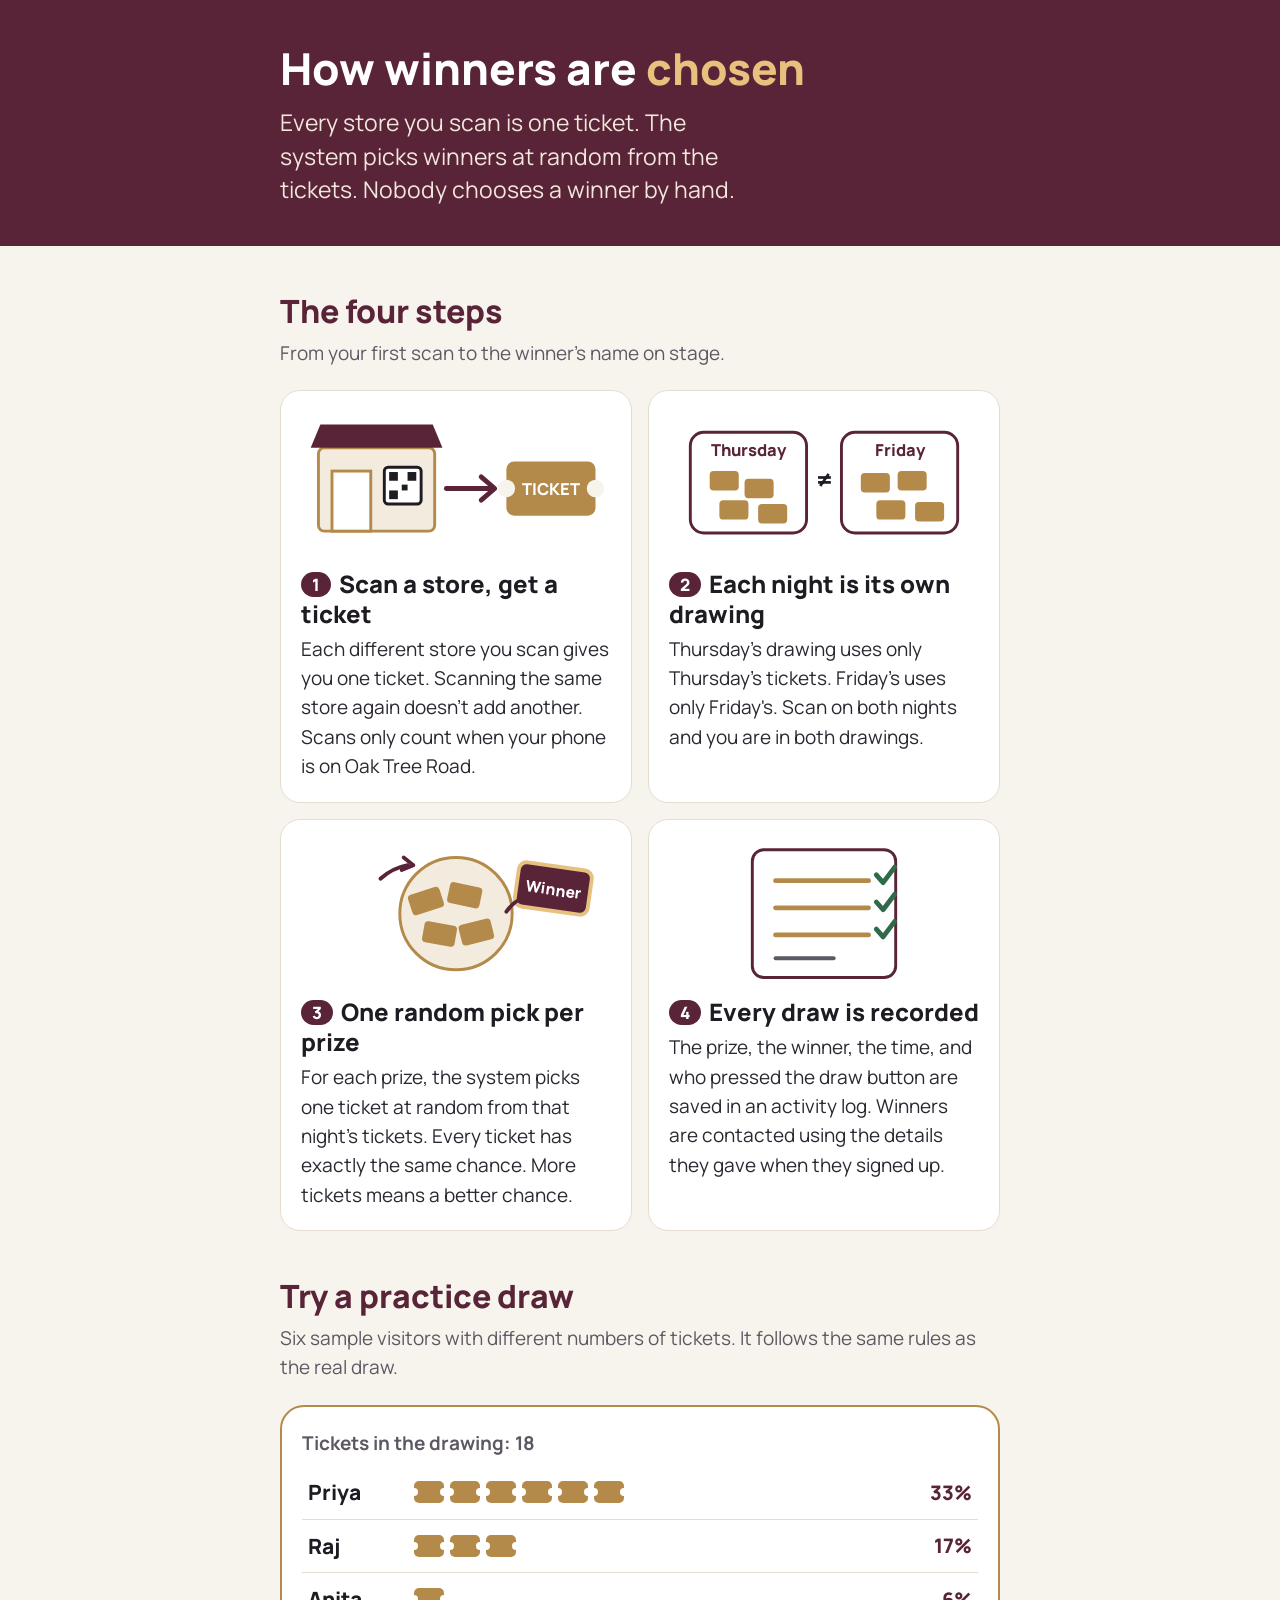
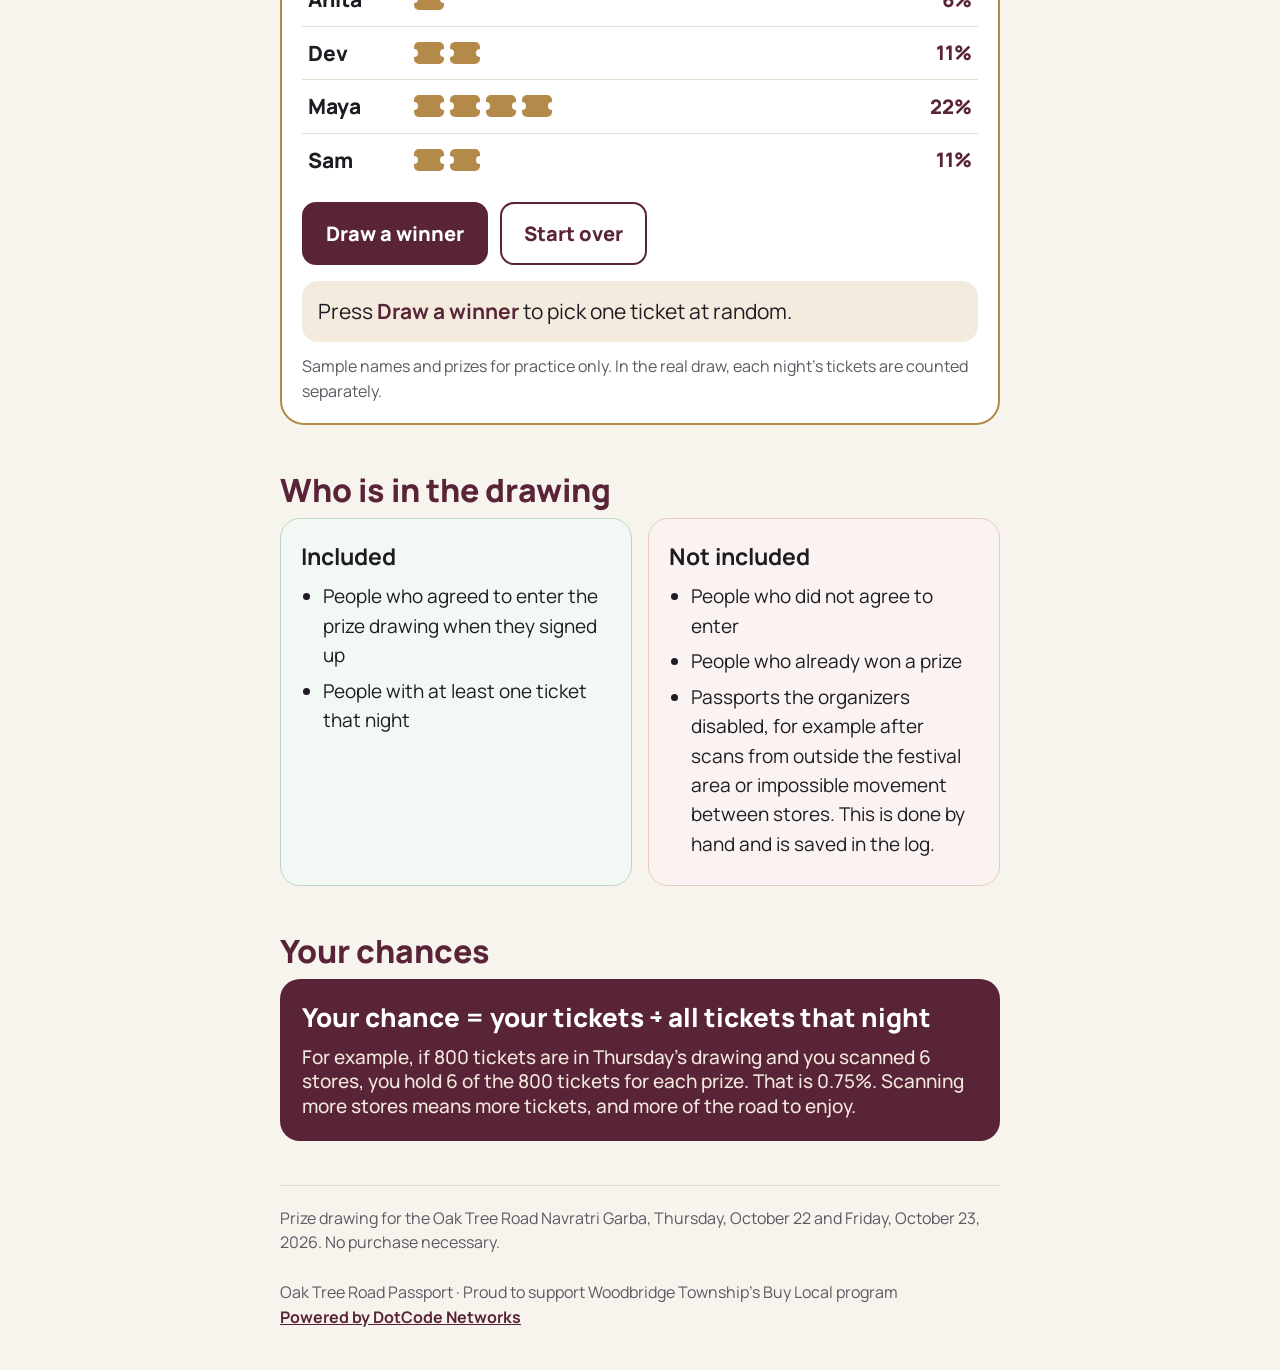
<file: how-winners-are-chosen.html>
<!DOCTYPE html>
<html lang="en">
<head>
<meta charset="utf-8">
<meta name="viewport" content="width=device-width, initial-scale=1, viewport-fit=cover">
<title>How winners are chosen | Oak Tree Road Passport</title>
<meta name="description" content="Every store you scan is one ticket. Winners are picked at random by the system, one prize at a time, separately each night.">
<link rel="preconnect" href="https://fonts.googleapis.com">
<link href="https://fonts.googleapis.com/css2?family=Manrope:wght@500;700;800&display=swap" rel="stylesheet">
<style>
:root{
--ink:#1E1B22; --plum:#5A2438; --gold:#B48A4A; --ivory:#F7F4EE; --paper:#FFFFFF;
--muted:#5E5863; --line:#E4DDD0; --ok:#2F6B4A; --soft:#F3EBDD;
--font:"Manrope",system-ui,-apple-system,"Segoe UI",Roboto,Arial,sans-serif;
}
*{box-sizing:border-box}
html{-webkit-text-size-adjust:100%}
body{margin:0;background:var(--ivory);color:var(--ink);font-family:var(--font);font-size:19px;line-height:1.55;
padding-top:env(safe-area-inset-top,0px);padding-bottom:calc(40px + env(safe-area-inset-bottom,0px))}
.wrap{max-width:760px;margin:0 auto;padding:0 20px}
header.hero{background:var(--plum);color:#fff;padding:44px 0 40px}
header.hero h1{font-size:44px;line-height:1.1;font-weight:800;margin:0 0 14px}
header.hero p{font-size:23px;line-height:1.45;margin:0;max-width:34ch;color:#F1E7DC}
.gold{color:#E6C27E}
h2{font-size:32px;line-height:1.2;font-weight:800;margin:46px 0 8px;color:var(--plum)}
.sub{margin:0 0 22px;color:var(--muted)}
.steps{display:grid;grid-template-columns:1fr;gap:16px}
@media (min-width:700px){.steps{grid-template-columns:1fr 1fr}}
.step{background:var(--paper);border:1px solid var(--line);border-radius:20px;padding:20px}
.step svg{display:block;width:100%;height:auto;max-height:150px;margin-bottom:12px}
.step h3{font-size:24px;line-height:1.25;margin:0 0 6px;font-weight:800}
.step .n{display:inline-block;background:var(--plum);color:#fff;border-radius:999px;font-weight:800;font-size:17px;padding:2px 11px;margin-right:8px;vertical-align:2px}
.step p{margin:0;color:#2B2630}
/* practice draw */
.demo{background:var(--paper);border:2px solid var(--gold);border-radius:24px;padding:20px}
.row{display:grid;grid-template-columns:96px 1fr 84px;align-items:center;gap:10px;padding:10px 6px;border-bottom:1px solid var(--line)}
.row:last-child{border-bottom:0}
.row .who{font-weight:800;font-size:21px}
.chips{display:flex;flex-wrap:wrap;gap:6px}
.chip{width:30px;height:22px;border-radius:5px;background:var(--gold);position:relative}
.chip::before,.chip::after{content:"";position:absolute;top:50%;width:8px;height:8px;border-radius:50%;background:var(--paper);transform:translateY(-50%)}
.chip::before{left:-4px}.chip::after{right:-4px}
.chip.hot{background:var(--plum);outline:3px solid var(--gold);transform:scale(1.18)}
.chip.out{background:#D9D2C4}
.pct{font-weight:800;text-align:right;color:var(--plum);font-size:20px}
.row.won .pct{color:var(--ok);font-size:16px;line-height:1.2}
.row.won .who{color:var(--muted)}
.bar{display:flex;gap:12px;flex-wrap:wrap;margin-top:16px;align-items:center}
button{font:inherit;font-weight:800;font-size:20px;border-radius:14px;padding:14px 22px;min-height:56px;cursor:pointer;border:2px solid var(--plum)}
button.go{background:var(--plum);color:#fff}
button.ghost{background:var(--paper);color:var(--plum)}
button:disabled{opacity:.5;cursor:default}
button:focus-visible,a:focus-visible{outline:3px solid var(--gold);outline-offset:3px}
.result{margin-top:16px;border-radius:16px;background:var(--soft);padding:14px 16px;font-size:21px;min-height:58px}
.result b{color:var(--plum)}
.note{font-size:16px;color:var(--muted);margin:12px 0 0}
.totals{font-weight:700;color:var(--muted);margin:2px 0 8px}
/* rules */
.two{display:grid;grid-template-columns:1fr;gap:16px}
@media (min-width:700px){.two{grid-template-columns:1fr 1fr}}
.box{border-radius:20px;padding:20px;border:1px solid var(--line);background:var(--paper)}
.box.yes{border-color:#BBD6C6;background:#F2F8F4}
.box.no{border-color:#E7C9C2;background:#FBF3F1}
.box h3{margin:0 0 8px;font-size:23px}
.box ul{margin:0;padding-left:22px}
.box li{margin:6px 0}
.formula{background:var(--plum);color:#fff;border-radius:20px;padding:22px;font-size:26px;line-height:1.3;font-weight:800}
.formula small{display:block;font-size:19px;font-weight:500;color:#F1E7DC;margin-top:10px}
footer{margin-top:44px;padding-top:20px;border-top:1px solid var(--line);color:var(--muted);font-size:16px}
footer a{color:var(--plum);font-weight:700}
@media print{
body{font-size:13.5px;line-height:1.4;padding-bottom:0}
header.hero{padding:22px 0 18px}
header.hero h1{font-size:30px;margin-bottom:8px}
header.hero p{font-size:16px}
h2{font-size:22px;margin:18px 0 4px}
.sub{margin-bottom:10px;font-size:13px}
.steps{grid-template-columns:1fr 1fr;gap:10px}
.step{padding:12px}
.step svg{max-height:78px;margin-bottom:6px}
.step h3{font-size:16px}
.row{grid-template-columns:70px 1fr 60px;padding:4px}
.row .who{font-size:15px}
.chip{width:22px;height:16px}
.pct{font-size:14px}
.demo{padding:12px}
.result{font-size:14px;min-height:0;padding:8px 10px;margin-top:8px}
.bar,.note.nonprint{display:none}
.two{grid-template-columns:1fr 1fr;gap:10px}
.box{padding:12px}.box h3{font-size:16px}
.formula{font-size:18px;padding:14px}
.formula small{font-size:13px}
footer{margin-top:18px;font-size:12px;padding-top:10px}
.result{display:none}
h2,.sub{break-after:avoid}
.step,.box,.demo,.formula{break-inside:avoid}
}
@media (prefers-reduced-motion:no-preference){ .chip{transition:transform .12s, background .12s} }
</style>
</head>
<body>
<header class="hero">
<div class="wrap">
<h1>How winners are <span class="gold">chosen</span></h1>
<p>Every store you scan is one ticket. The system picks winners at random from the tickets. Nobody chooses a winner by hand.</p>
</div>
</header>
<main class="wrap">
<h2>The four steps</h2>
<p class="sub">From your first scan to the winner's name on stage.</p>
<div class="steps">
<section class="step">
<svg viewBox="0 0 320 150" role="img" aria-label="A store with a QR poster and a ticket coming out of it">
<rect x="18" y="38" width="120" height="86" rx="6" fill="#F3EBDD" stroke="#B48A4A" stroke-width="3"/>
<path d="M10 38 h136 l-10 -24 h-116 z" fill="#5A2438"/>
<rect x="32" y="62" width="40" height="62" fill="#fff" stroke="#B48A4A" stroke-width="3"/>
<rect x="86" y="58" width="38" height="38" rx="4" fill="#fff" stroke="#1E1B22" stroke-width="3"/>
<g fill="#1E1B22"><rect x="91" y="63" width="9" height="9"/><rect x="110" y="63" width="9" height="9"/><rect x="91" y="82" width="9" height="9"/><rect x="104" y="76" width="6" height="6"/></g>
<path d="M150 80 h46" stroke="#5A2438" stroke-width="5" stroke-linecap="round"/><path d="M186 68 l14 12 l-14 12" fill="none" stroke="#5A2438" stroke-width="5" stroke-linecap="round" stroke-linejoin="round"/>
<g transform="translate(212 52)"><rect width="92" height="56" rx="8" fill="#B48A4A"/><circle cx="0" cy="28" r="9" fill="#F7F4EE"/><circle cx="92" cy="28" r="9" fill="#F7F4EE"/>
<text x="46" y="35" text-anchor="middle" font-family="Manrope,Arial,sans-serif" font-weight="800" font-size="17" fill="#fff">TICKET</text></g>
</svg>
<h3><span class="n">1</span>Scan a store, get a ticket</h3>
<p>Each different store you scan gives you one ticket. Scanning the same store again doesn't add another. Scans only count when your phone is on Oak Tree Road.</p>
</section>
<section class="step">
<svg viewBox="0 0 320 150" role="img" aria-label="Two separate ticket jars, one for Thursday and one for Friday">
<g font-family="Manrope,Arial,sans-serif" font-weight="800" font-size="17" text-anchor="middle">
<rect x="22" y="22" width="120" height="104" rx="14" fill="#fff" stroke="#5A2438" stroke-width="3"/><text x="82" y="46" fill="#5A2438">Thursday</text>
<rect x="178" y="22" width="120" height="104" rx="14" fill="#fff" stroke="#5A2438" stroke-width="3"/><text x="238" y="46" fill="#5A2438">Friday</text>
</g>
<g fill="#B48A4A"><rect x="42" y="62" width="30" height="20" rx="4"/><rect x="78" y="70" width="30" height="20" rx="4"/><rect x="52" y="92" width="30" height="20" rx="4"/><rect x="92" y="96" width="30" height="20" rx="4"/>
<rect x="198" y="64" width="30" height="20" rx="4"/><rect x="236" y="62" width="30" height="20" rx="4"/><rect x="214" y="92" width="30" height="20" rx="4"/><rect x="254" y="94" width="30" height="20" rx="4"/></g>
<path d="M150 74 v0" stroke="#1E1B22"/><text x="160" y="80" text-anchor="middle" font-family="Manrope,Arial,sans-serif" font-weight="800" font-size="26" fill="#1E1B22">≠</text>
</svg>
<h3><span class="n">2</span>Each night is its own drawing</h3>
<p>Thursday's drawing uses only Thursday's tickets. Friday's uses only Friday's. Scan on both nights and you are in both drawings.</p>
</section>
<section class="step">
<svg viewBox="0 0 320 150" role="img" aria-label="Tickets being shuffled, with one ticket picked at random">
<circle cx="160" cy="76" r="58" fill="#F3EBDD" stroke="#B48A4A" stroke-width="3"/>
<g fill="#B48A4A"><rect x="112" y="52" width="34" height="22" rx="4" transform="rotate(-18 129 63)"/><rect x="152" y="46" width="34" height="22" rx="4" transform="rotate(12 169 57)"/><rect x="126" y="86" width="34" height="22" rx="4" transform="rotate(10 143 97)"/><rect x="164" y="84" width="34" height="22" rx="4" transform="rotate(-14 181 95)"/></g>
<g transform="translate(226 22) rotate(8)"><rect width="76" height="46" rx="8" fill="#5A2438" stroke="#E6C27E" stroke-width="4"/><text x="38" y="30" text-anchor="middle" font-family="Manrope,Arial,sans-serif" font-weight="800" font-size="16" fill="#fff">Winner</text></g>
<path d="M212 74 q10 -14 24 -16" fill="none" stroke="#5A2438" stroke-width="4" stroke-linecap="round"/>
<path d="M82 40 a58 58 0 0 1 28 -14" fill="none" stroke="#5A2438" stroke-width="4" stroke-linecap="round"/><path d="M106 18 l10 8 l-12 5" fill="none" stroke="#5A2438" stroke-width="4" stroke-linecap="round" stroke-linejoin="round"/>
</svg>
<h3><span class="n">3</span>One random pick per prize</h3>
<p>For each prize, the system picks one ticket at random from that night's tickets. Every ticket has exactly the same chance. More tickets means a better chance.</p>
</section>
<section class="step">
<svg viewBox="0 0 320 150" role="img" aria-label="A log sheet with checkmarks recording each draw">
<rect x="86" y="10" width="148" height="132" rx="12" fill="#fff" stroke="#5A2438" stroke-width="3"/>
<g stroke="#B48A4A" stroke-width="5" stroke-linecap="round"><path d="M110 42 h96"/><path d="M110 70 h96"/><path d="M110 98 h96"/></g>
<g fill="none" stroke="#2F6B4A" stroke-width="5" stroke-linecap="round" stroke-linejoin="round"><path d="M214 36 l7 8 l12 -16"/><path d="M214 64 l7 8 l12 -16"/><path d="M214 92 l7 8 l12 -16"/></g>
<path d="M110 122 h60" stroke="#5E5863" stroke-width="4" stroke-linecap="round"/>
</svg>
<h3><span class="n">4</span>Every draw is recorded</h3>
<p>The prize, the winner, the time, and who pressed the draw button are saved in an activity log. Winners are contacted using the details they gave when they signed up.</p>
</section>
</div>
<h2>Try a practice draw</h2>
<p class="sub">Six sample visitors with different numbers of tickets. It follows the same rules as the real draw.</p>
<section class="demo" aria-label="Practice draw">
<div class="totals" id="totals"></div>
<div id="rows"></div>
<div class="bar">
<button class="go" id="go" type="button">Draw a winner</button>
<button class="ghost" id="reset" type="button">Start over</button>
</div>
<div class="result" id="result" role="status" aria-live="polite">Press <b>Draw a winner</b> to pick one ticket at random.</div>
<p class="note nonprint">Sample names and prizes for practice only. In the real draw, each night's tickets are counted separately.</p>
</section>
<h2>Who is in the drawing</h2>
<div class="two">
<div class="box yes">
<h3>Included</h3>
<ul>
<li>People who agreed to enter the prize drawing when they signed up</li>
<li>People with at least one ticket that night</li>
</ul>
</div>
<div class="box no">
<h3>Not included</h3>
<ul>
<li>People who did not agree to enter</li>
<li>People who already won a prize</li>
<li>Passports the organizers disabled, for example after scans from outside the festival area or impossible movement between stores. This is done by hand and is saved in the log.</li>
</ul>
</div>
</div>
<h2>Your chances</h2>
<div class="formula">Your chance = your tickets ÷ all tickets that night
<small>For example, if 800 tickets are in Thursday's drawing and you scanned 6 stores, you hold 6 of the 800 tickets for each prize. That is 0.75%. Scanning more stores means more tickets, and more of the road to enjoy.</small>
</div>
<footer>
Prize drawing for the Oak Tree Road Navratri Garba, Thursday, October 22 and Friday, October 23, 2026. No purchase necessary.<br><br>
Oak Tree Road Passport · Proud to support Woodbridge Township's Buy Local program<br>
<a href="https://dotcodenetworks.com" style="white-space:nowrap">Powered by DotCode Networks</a>
</footer>
</main>
<script>
(function(){
var V=[{n:'Priya',t:6},{n:'Raj',t:3},{n:'Anita',t:1},{n:'Dev',t:2},{n:'Maya',t:4},{n:'Sam',t:2}];
var won=[], busy=false;
var rows=document.getElementById('rows'), totals=document.getElementById('totals'),
go=document.getElementById('go'), reset=document.getElementById('reset'), result=document.getElementById('result');
var reduce=window.matchMedia&&window.matchMedia('(prefers-reduced-motion: reduce)').matches;
function poolTotal(){var s=0;V.forEach(function(v,i){if(won.indexOf(i)<0)s+=v.t;});return s;}
function render(hot){
rows.textContent='';
var total=poolTotal();
totals.textContent=total?('Tickets in the drawing: '+total):'All six sample visitors have won a prize.';
V.forEach(function(v,i){
var isWon=won.indexOf(i)>=0, row=document.createElement('div'); row.className='row'+(isWon?' won':'');
var who=document.createElement('div'); who.className='who'; who.textContent=v.n;
var chips=document.createElement('div'); chips.className='chips';
for(var k=0;k<v.t;k++){var c=document.createElement('span'); c.className='chip'+(isWon?' out':''); c.setAttribute('data-p',i); c.setAttribute('data-k',k); if(hot&&hot.p===i&&hot.k===k)c.className+=' hot'; chips.appendChild(c);}
var pct=document.createElement('div'); pct.className='pct';
pct.textContent=isWon?('Won prize '+(won.indexOf(i)+1)):(total?Math.round(100*v.t/total)+'%':'');
row.appendChild(who);row.appendChild(chips);row.appendChild(pct);rows.appendChild(row);
});
go.disabled=busy||!poolTotal(); reset.disabled=busy;
}
function tickets(){var a=[];V.forEach(function(v,i){if(won.indexOf(i)<0)for(var k=0;k<v.t;k++)a.push({p:i,k:k});});return a;}
function randInt(n){ if(window.crypto&&crypto.getRandomValues){var b=new Uint32Array(1);crypto.getRandomValues(b);return b[0]%n;} return Math.floor(Math.random()*n); }
function finish(pick,total){
var v=V[pick.p]; won.push(pick.p); busy=false;
result.innerHTML='<b>Prize '+won.length+': '+v.n+' wins.</b> '+v.n+' held '+v.t+' of '+total+' tickets ('+Math.round(100*v.t/total)+'% chance). '+(poolTotal()?'Press the button again for the next prize. '+v.n+' is now out of the drawing.':'That was the last sample visitor.');
render({p:pick.p,k:pick.k});
}
go.addEventListener('click',function(){
if(busy||!poolTotal())return; busy=true; var pool=tickets(), total=pool.length, pick=pool[randInt(total)];
result.textContent='Picking one ticket at random...'; render();
if(reduce){finish(pick,total);return;}
var steps=18, i=0;
(function tick(){
var h=(i<steps)?pool[randInt(total)]:pick; render(h); i++;
if(i<=steps) setTimeout(tick,45+i*i*0.5); else finish(pick,total);
})();
});
reset.addEventListener('click',function(){ if(busy)return; won=[]; result.innerHTML='Press <b>Draw a winner</b> to pick one ticket at random.'; render(); });
render();
})();
</script>
</body>
</html>
</file>
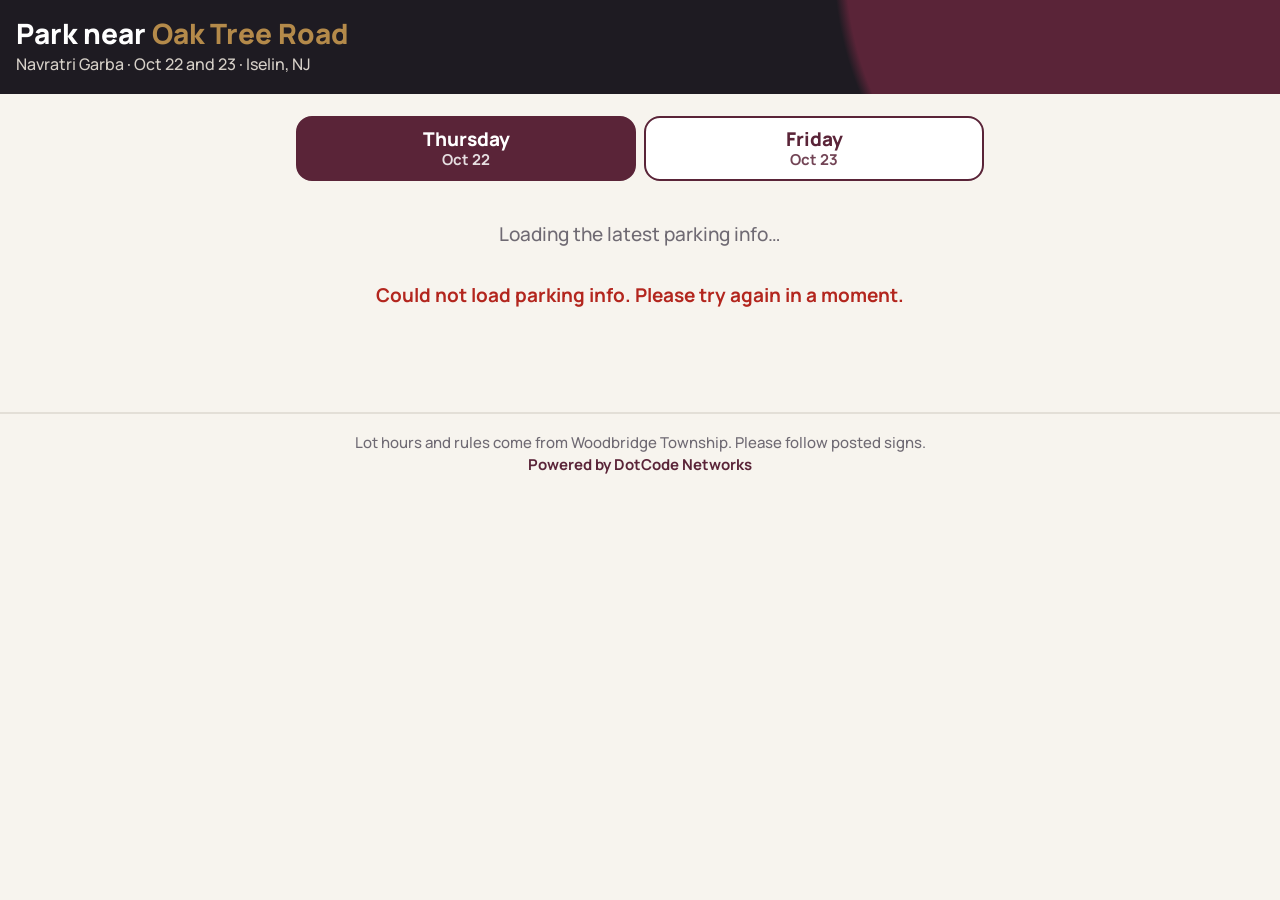
<file: parking.html>
<!DOCTYPE html>
<html lang="en">
<head>
<meta charset="utf-8">
<meta name="viewport" content="width=device-width, initial-scale=1, viewport-fit=cover">
<meta name="theme-color" content="#1E1B22">
<title>Parking · Oak Tree Road Garba</title>
<meta name="description" content="Live parking lots near Oak Tree Road for the Navratri Garba, October 22 and 23, 2026, Iselin NJ.">
<link rel="icon" href="icon.svg"><link rel="apple-touch-icon" href="icon.svg">
<link href="https://fonts.googleapis.com/css2?family=Manrope:wght@500;700;800&display=swap" rel="stylesheet">
<link rel="stylesheet" href="app.css">
<style>
.nights{display:flex;gap:8px;margin:4px 0 14px}
.nights button{flex:1;font:inherit;font-weight:800;font-size:19px;line-height:1.2;padding:10px 10px;min-height:60px;border-radius:16px;border:2px solid var(--plum);background:#fff;color:var(--plum);cursor:pointer}
.nights button small{display:block;font-size:15px;font-weight:700;opacity:.85}
.nights button[aria-pressed="true"]{background:var(--plum);color:#fff}
.banner{background:#FFF4D6;border:2px solid #E6B84B;border-radius:18px;padding:14px 16px;margin:0 0 14px;font-weight:700;font-size:19px}
.banner small{display:block;font-weight:700;color:#8A6410;font-size:14px;letter-spacing:.04em;text-transform:uppercase;margin-bottom:2px}
.lot{background:#fff;border:1px solid var(--line);border-radius:22px;padding:16px;margin:12px 0;box-shadow:0 8px 24px rgba(30,27,34,.07)}
.lot[data-off="true"]{background:#F1ECE2;border-style:dashed;box-shadow:none}
.lot h2{font-size:23px;line-height:1.2;margin:0 0 2px}
.lot .addr{color:var(--muted);font-weight:700;margin:0 0 10px}
.chip{display:inline-block;font-weight:800;font-size:16px;padding:6px 14px;border-radius:999px;margin:0 0 10px}
.chip.open{background:var(--ok-bg);color:var(--ok)}
.chip.filling{background:#FFF0D1;color:#8A5A00}
.chip.full{background:#FBE3E1;color:var(--bad)}
.chip.closed,.chip.off{background:#E3D9C4;color:#5C554C}
.live{background:var(--soft);border-radius:14px;padding:10px 12px;margin:0 0 10px;font-weight:700}
.lot p{margin:4px 0}
.lot .k{color:var(--muted);font-size:15px;font-weight:700}
.btn.dir{display:inline-block;margin-top:10px;text-decoration:none;text-align:center}
.lot[data-off="true"] .btn.dir{background:#D9D2C4;color:#6A6460}
.street{background:#fff;border:1px solid var(--line);border-radius:22px;padding:16px;margin:14px 0}
.upd{color:var(--muted);font-size:15px;text-align:center;margin:14px 0 4px}
.err{color:var(--bad);font-weight:700;text-align:center;margin:8px 0}
.empty{text-align:center;color:var(--muted);padding:26px 8px}
footer{text-align:center;color:var(--muted);font-size:15px;padding:18px 16px 28px}
footer a{color:var(--plum);font-weight:700}
</style>
<script src="config.js"></script>
</head>
<body>
<header class="top"><h1>Park near <span>Oak Tree Road</span></h1><p>Navratri Garba · Oct 22 and 23 · Iselin, NJ</p></header>
<main class="wrap">
  <div class="nights" role="group" aria-label="Choose your night">
    <button type="button" data-n="thu" aria-pressed="true">Thursday<small>Oct 22</small></button>
    <button type="button" data-n="fri" aria-pressed="false">Friday<small>Oct 23</small></button>
  </div>
  <div id="banner"></div>
  <div id="lots" aria-live="polite"><div class="empty">Loading the latest parking info…</div></div>
  <div id="street"></div>
  <div class="err" id="err" hidden></div>
  <p class="upd" id="upd"></p>
</main>
<footer>
  Lot hours and rules come from Woodbridge Township. Please follow posted signs.<br>
  <a href="https://dotcodenetworks.com" target="_blank" rel="noopener" style="white-space:nowrap">Powered by DotCode Networks</a>
</footer>
<script>
(function(){
  var night='thu', DATA=null, KEY='otr_parking_v1';
  // Default to Friday on Oct 23 (New Jersey time), otherwise Thursday.
  try{ var ny=new Date().toLocaleDateString('en-CA',{timeZone:'America/New_York'}); if(ny==='2026-10-23') night='fri'; }catch(e){}
  var esc=function(s){return String(s==null?'':s).replace(/[&<>"']/g,function(c){return {'&':'&amp;','<':'&lt;','>':'&gt;','"':'&quot;',"'":'&#39;'}[c];});};
  var LABEL={open:'Open',filling:'Filling up',full:'Full',closed:'Closed'};
  var RANK={open:0,filling:1,full:2,closed:3};
  function status(l){ var offTonight=(night==='thu'?!l.thu_open:!l.fri_open); if(offTonight) return {k:'off',label:'Not open this night',rank:9,off:true};
    var s=LABEL[l.live_status]?l.live_status:'open'; return {k:s,label:LABEL[s],rank:RANK[s],off:false}; }
  function render(){
    if(!DATA) return;
    document.querySelectorAll('.nights button').forEach(function(b){ b.setAttribute('aria-pressed',b.dataset.n===night?'true':'false'); });
    document.getElementById('banner').innerHTML=DATA.banner?'<div class="banner" role="status"><small>Live update</small>'+esc(DATA.banner)+'</div>':'';
    var lots=(DATA.lots||[]).map(function(l,i){ return {l:l,s:status(l),i:i}; }).sort(function(a,b){ return (a.s.rank-b.s.rank)||(a.i-b.i); });
    document.getElementById('lots').innerHTML=lots.length?lots.map(function(x){
      var l=x.l,s=x.s, note=(night==='thu'?l.thu_note:l.fri_note), q=encodeURIComponent(l.addr+', Iselin, NJ 08830');
      return '<div class="lot" data-off="'+(s.off?'true':'false')+'"><h2>'+esc(l.addr)+'</h2>'+(l.place?'<p class="addr">'+esc(l.place)+'</p>':'<p class="addr"></p>')+
        '<span class="chip '+s.k+'">'+esc((!s.off&&s.k==='open'&&note)?(/^open/i.test(note)?note:'Open · '+note):s.label)+'</span>'+
        (l.live_note&&!s.off?'<div class="live">'+esc(l.live_note)+'</div>':'')+
        (s.off&&note?'<p>'+esc(note)+'</p>':'')+
        (l.hours?'<p><span class="k">Hours</span><br>'+esc(l.hours)+'</p>':'')+
        (l.rule?'<p><span class="k">Rules</span><br>'+esc(l.rule)+'</p>':'')+
        '<a class="btn dir" href="https://www.google.com/maps/search/?api=1&query='+q+'" target="_blank" rel="noopener">Directions</a></div>';
    }).join(''):'<div class="empty">Parking details will appear here soon.</div>';
    document.getElementById('street').innerHTML=DATA.street_note?'<div class="street"><h2 style="font-size:20px;margin-bottom:6px">Parking on Oak Tree Road itself</h2><p style="margin:0">'+esc(DATA.street_note)+'</p></div>':'';
    var u=document.getElementById('upd');
    if(DATA.updated_at){ var m=Math.max(0,Math.round((Date.now()-new Date(DATA.updated_at).getTime())/60000)); u.textContent='Last updated '+(m<1?'just now':m<60?m+' min ago':m<1440?Math.round(m/60)+' hr ago':new Date(DATA.updated_at).toLocaleDateString([], {month:'short',day:'numeric'})); } else u.textContent='';
  }
  function load(){
    return fetch(OTR.url+'/rest/v1/rpc/parking_public',{method:'POST',headers:{apikey:OTR.key,Authorization:'Bearer '+OTR.key,'Content-Type':'application/json'},body:JSON.stringify({p_org_slug:OTR.org})})
      .then(function(r){ if(!r.ok) throw new Error('HTTP '+r.status); return r.json(); })
      .then(function(d){ DATA=d; document.getElementById('err').hidden=true; try{ localStorage.setItem(KEY,JSON.stringify(d)); }catch(e){} render(); })
      .catch(function(){ var e=document.getElementById('err'); e.hidden=false; e.textContent=DATA?'Could not refresh. Showing the last update.':'Could not load parking info. Please try again in a moment.'; });
  }
  try{ var c=localStorage.getItem(KEY); if(c){ DATA=JSON.parse(c); render(); } }catch(e){}
  document.querySelectorAll('.nights button').forEach(function(b){ b.addEventListener('click',function(){ night=b.dataset.n; render(); }); });
  load();
  setInterval(function(){ if(!document.hidden) load(); },60000);
  document.addEventListener('visibilitychange',function(){ if(!document.hidden) load(); });
})();
</script>
</body>
</html>
</file>
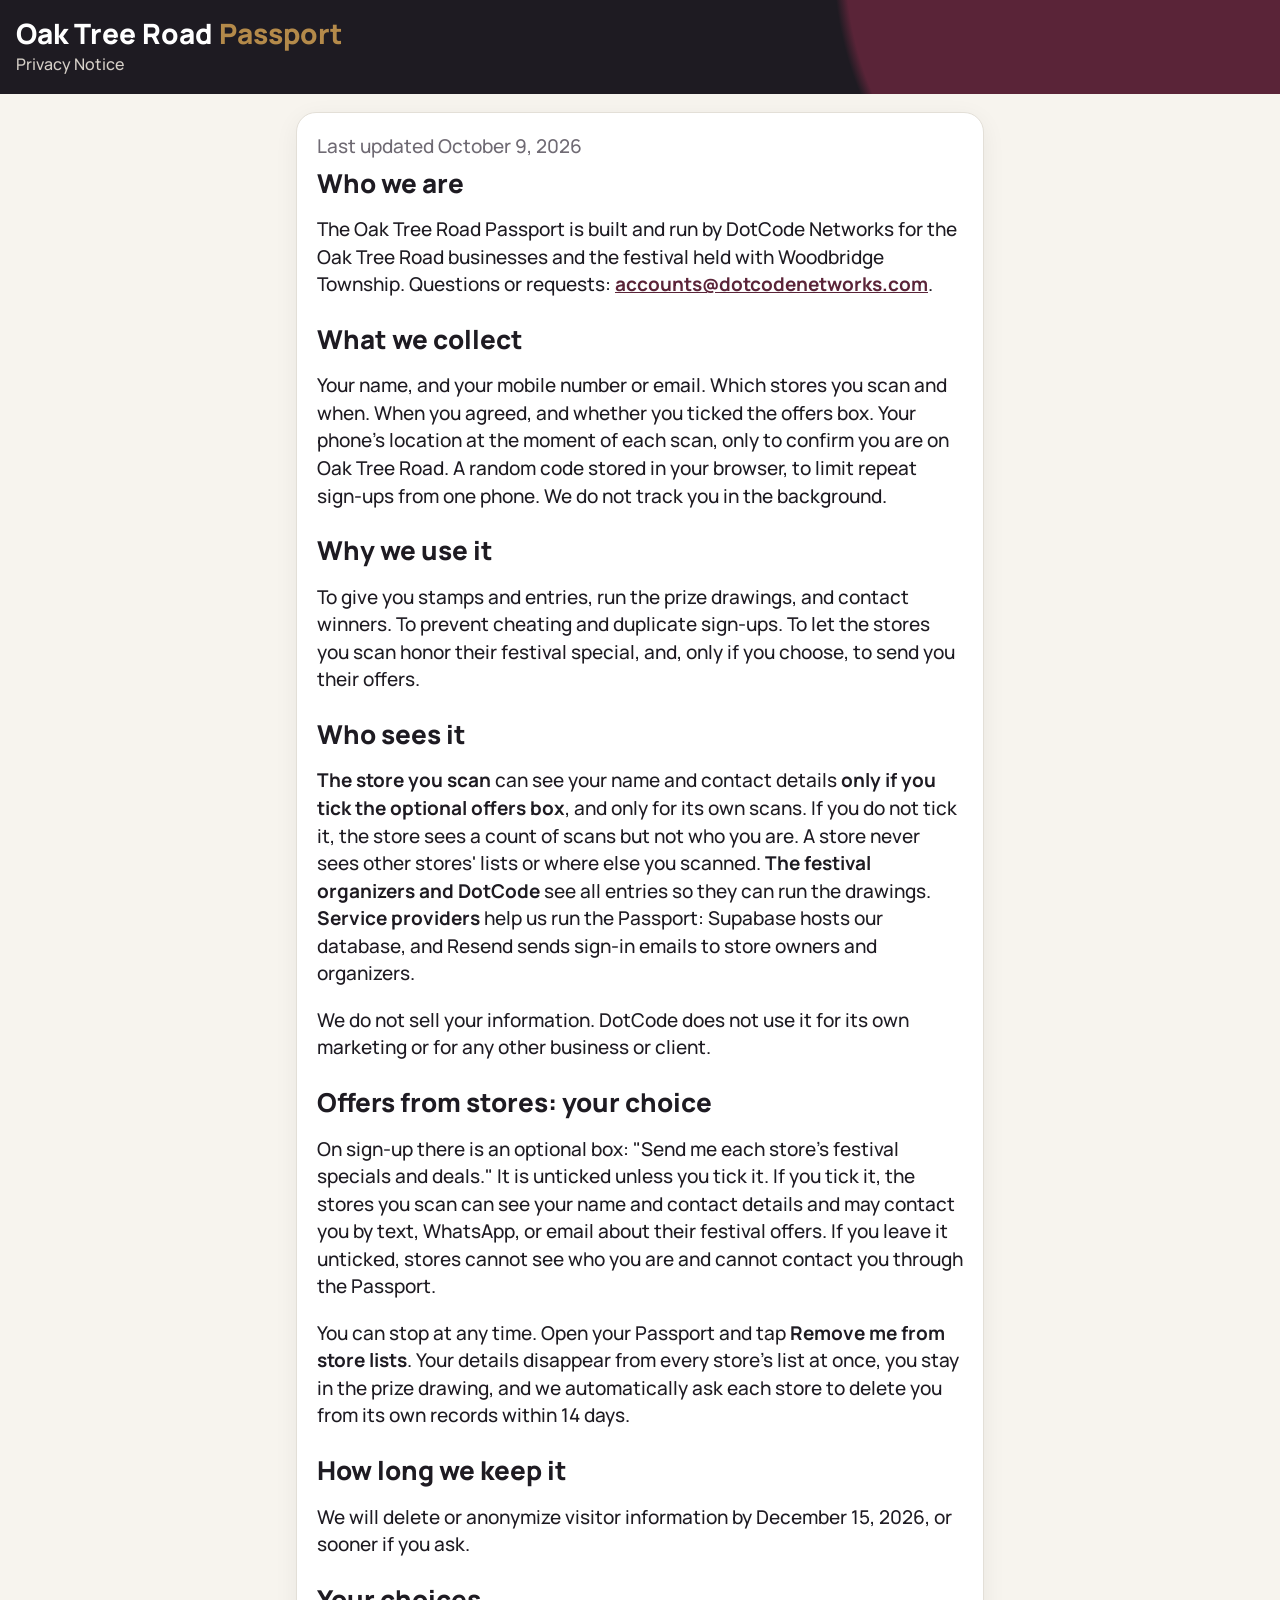
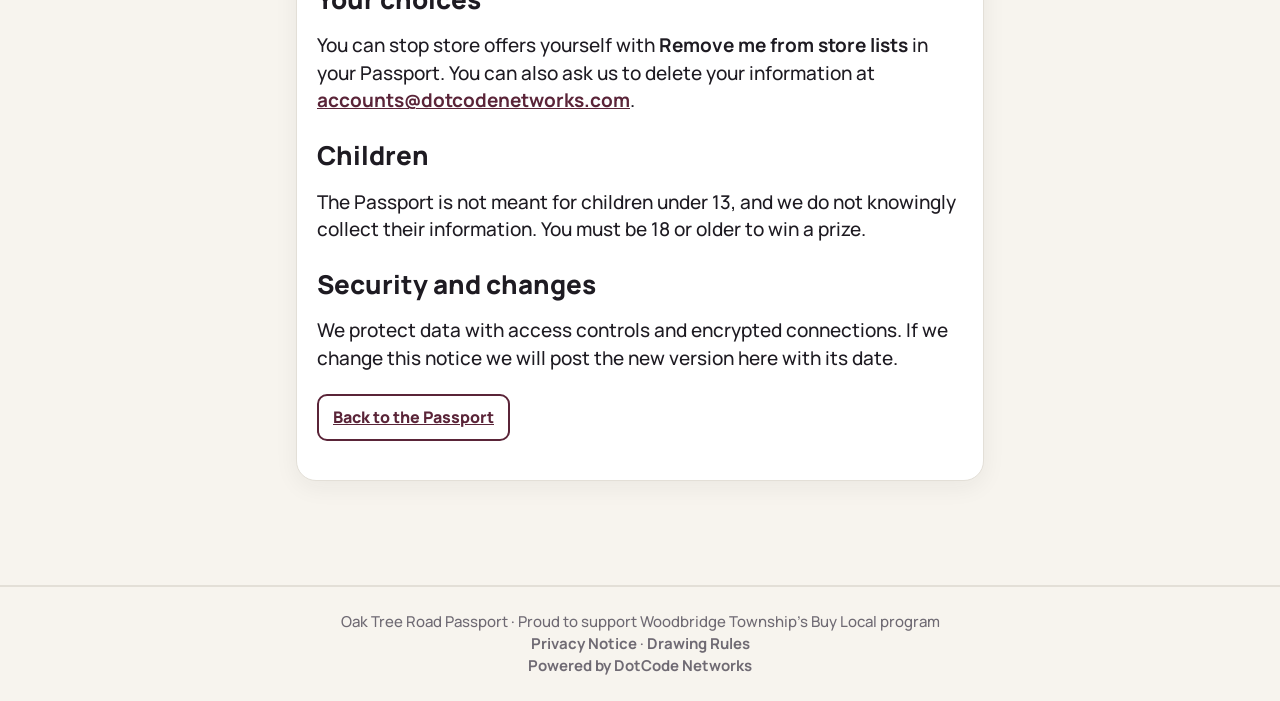
<file: privacy.html>
<!DOCTYPE html>
<html lang="en">
<head>
<meta charset="utf-8">
<meta name="viewport" content="width=device-width, initial-scale=1, viewport-fit=cover">
<meta name="theme-color" content="#1E1B22">
<title>Privacy Notice · Oak Tree Road Passport</title>
<link rel="icon" href="icon.svg">
<link href="https://fonts.googleapis.com/css2?family=Manrope:wght@500;700;800&display=swap" rel="stylesheet">
<link rel="stylesheet" href="app.css">
<style>.card a:not(.btn){color:var(--plum);font-weight:700;text-decoration:underline}.card ul{margin:6px 0 0;padding-left:22px}.card li{margin:6px 0}</style>
</head>
<body>
<header class="top">
<h1>Oak Tree Road <span>Passport</span></h1>
<p>Privacy Notice</p>
</header>
<main class="wrap">
<section class="card">
<p class="muted" style="margin:0 0 8px">Last updated October 9, 2026</p>
<h2 style="font-size:26px">Who we are</h2>
<p>The Oak Tree Road Passport is built and run by DotCode Networks for the Oak Tree Road businesses and the festival held with Woodbridge Township. Questions or requests: <a href="mailto:accounts@dotcodenetworks.com">accounts@dotcodenetworks.com</a>.</p>
<h2 style="font-size:26px;margin-top:26px">What we collect</h2>
<p>Your name, and your mobile number or email. Which stores you scan and when. When you agreed, and whether you ticked the offers box. Your phone's location at the moment of each scan, only to confirm you are on Oak Tree Road. A random code stored in your browser, to limit repeat sign-ups from one phone. We do not track you in the background.</p>
<h2 style="font-size:26px;margin-top:26px">Why we use it</h2>
<p>To give you stamps and entries, run the prize drawings, and contact winners. To prevent cheating and duplicate sign-ups. To let the stores you scan honor their festival special, and, only if you choose, to send you their offers.</p>
<h2 style="font-size:26px;margin-top:26px">Who sees it</h2>
<p><strong>The store you scan</strong> can see your name and contact details <strong>only if you tick the optional offers box</strong>, and only for its own scans. If you do not tick it, the store sees a count of scans but not who you are. A store never sees other stores' lists or where else you scanned. <strong>The festival organizers and DotCode</strong> see all entries so they can run the drawings. <strong>Service providers</strong> help us run the Passport: Supabase hosts our database, and Resend sends sign-in emails to store owners and organizers.</p>
<p>We do not sell your information. DotCode does not use it for its own marketing or for any other business or client.</p>
<h2 style="font-size:26px;margin-top:26px">Offers from stores: your choice</h2>
<p>On sign-up there is an optional box: "Send me each store's festival specials and deals." It is unticked unless you tick it. If you tick it, the stores you scan can see your name and contact details and may contact you by text, WhatsApp, or email about their festival offers. If you leave it unticked, stores cannot see who you are and cannot contact you through the Passport.</p>
<p>You can stop at any time. Open your Passport and tap <strong>Remove me from store lists</strong>. Your details disappear from every store's list at once, you stay in the prize drawing, and we automatically ask each store to delete you from its own records within 14 days.</p>
<h2 style="font-size:26px;margin-top:26px">How long we keep it</h2>
<p>We will delete or anonymize visitor information by December 15, 2026, or sooner if you ask.</p>
<h2 style="font-size:26px;margin-top:26px">Your choices</h2>
<p>You can stop store offers yourself with <strong>Remove me from store lists</strong> in your Passport. You can also ask us to delete your information at <a href="mailto:accounts@dotcodenetworks.com">accounts@dotcodenetworks.com</a>.</p>
<h2 style="font-size:26px;margin-top:26px">Children</h2>
<p>The Passport is not meant for children under 13, and we do not knowingly collect their information. You must be 18 or older to win a prize.</p>
<h2 style="font-size:26px;margin-top:26px">Security and changes</h2>
<p>We protect data with access controls and encrypted connections. If we change this notice we will post the new version here with its date.</p>
<p style="margin-top:22px"><a class="btn ghost small" href="index.html">Back to the Passport</a></p>
</section>
</main>
<footer>Oak Tree Road Passport · Proud to support Woodbridge Township's Buy Local program<br><a href="privacy.html">Privacy Notice</a> · <a href="rules.html">Drawing Rules</a><br><a href="https://dotcodenetworks.com" target="_blank" rel="noopener">Powered by DotCode Networks</a></footer>
</body>
</html>
</file>
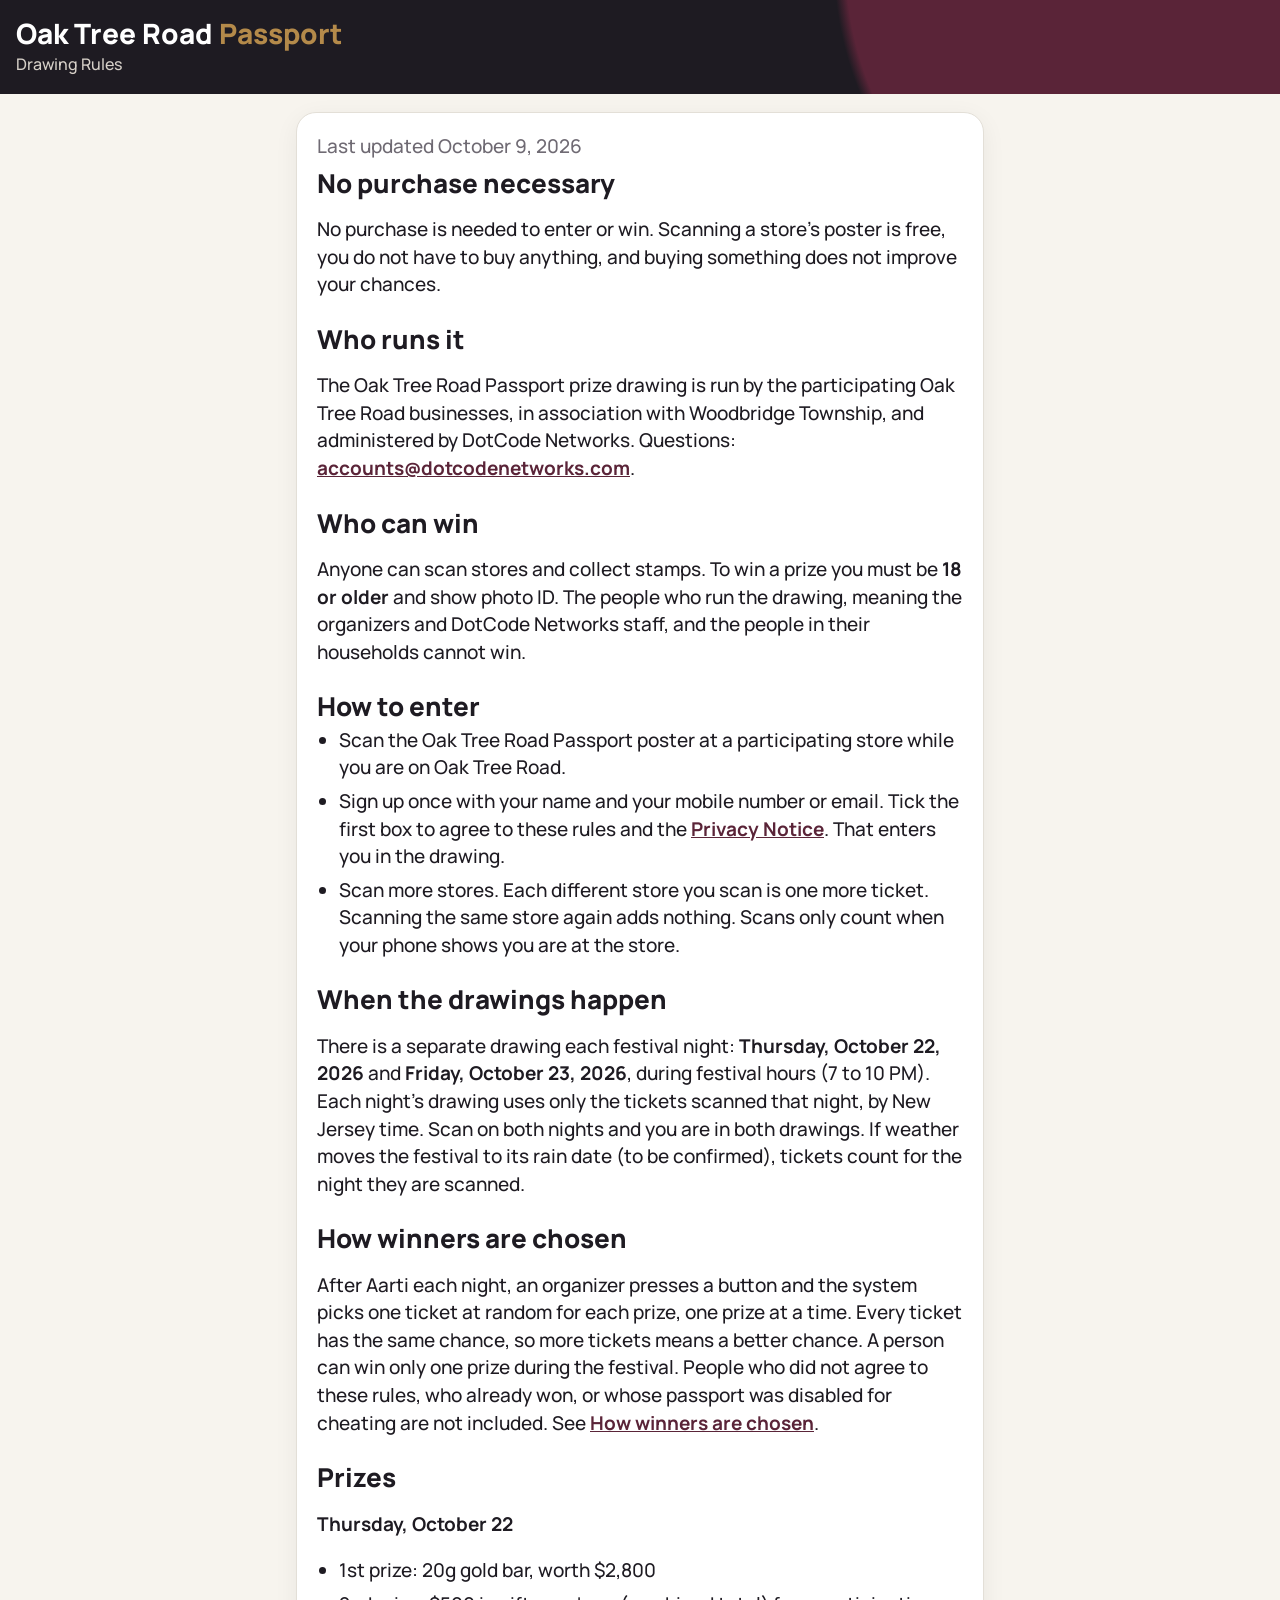
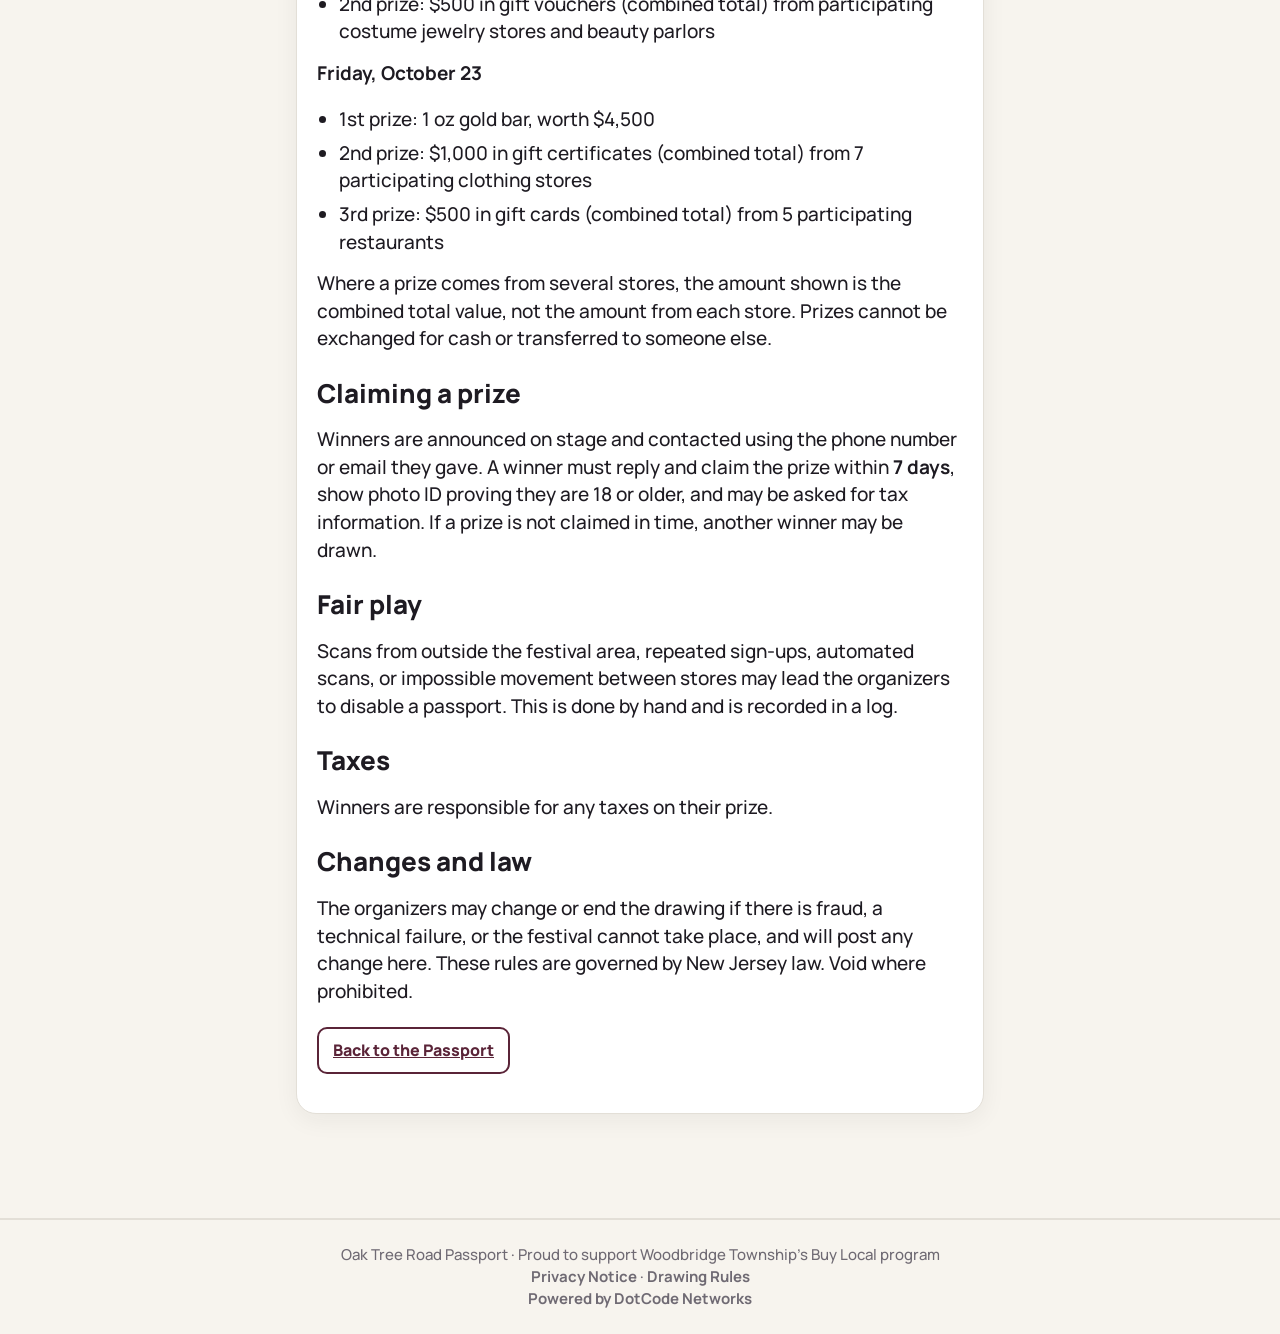
<file: rules.html>
<!DOCTYPE html>
<html lang="en">
<head>
<meta charset="utf-8">
<meta name="viewport" content="width=device-width, initial-scale=1, viewport-fit=cover">
<meta name="theme-color" content="#1E1B22">
<title>Drawing Rules · Oak Tree Road Passport</title>
<link rel="icon" href="icon.svg">
<link href="https://fonts.googleapis.com/css2?family=Manrope:wght@500;700;800&display=swap" rel="stylesheet">
<link rel="stylesheet" href="app.css">
<style>.card a:not(.btn){color:var(--plum);font-weight:700;text-decoration:underline}.card ul{margin:6px 0 0;padding-left:22px}.card li{margin:6px 0}</style>
</head>
<body>
<header class="top">
<h1>Oak Tree Road <span>Passport</span></h1>
<p>Drawing Rules</p>
</header>
<main class="wrap">
<section class="card">
<p class="muted" style="margin:0 0 8px">Last updated October 9, 2026</p>
<h2 style="font-size:26px">No purchase necessary</h2>
<p>No purchase is needed to enter or win. Scanning a store's poster is free, you do not have to buy anything, and buying something does not improve your chances.</p>
<h2 style="font-size:26px;margin-top:26px">Who runs it</h2>
<p>The Oak Tree Road Passport prize drawing is run by the participating Oak Tree Road businesses, in association with Woodbridge Township, and administered by DotCode Networks. Questions: <a href="mailto:accounts@dotcodenetworks.com">accounts@dotcodenetworks.com</a>.</p>
<h2 style="font-size:26px;margin-top:26px">Who can win</h2>
<p>Anyone can scan stores and collect stamps. To win a prize you must be <strong>18 or older</strong> and show photo ID. The people who run the drawing, meaning the organizers and DotCode Networks staff, and the people in their households cannot win.</p>
<h2 style="font-size:26px;margin-top:26px">How to enter</h2>
<ul><li>Scan the Oak Tree Road Passport poster at a participating store while you are on Oak Tree Road.</li><li>Sign up once with your name and your mobile number or email. Tick the first box to agree to these rules and the <a href="privacy.html">Privacy Notice</a>. That enters you in the drawing.</li><li>Scan more stores. Each different store you scan is one more ticket. Scanning the same store again adds nothing. Scans only count when your phone shows you are at the store.</li></ul>
<h2 style="font-size:26px;margin-top:26px">When the drawings happen</h2>
<p>There is a separate drawing each festival night: <strong>Thursday, October 22, 2026</strong> and <strong>Friday, October 23, 2026</strong>, during festival hours (7 to 10 PM). Each night's drawing uses only the tickets scanned that night, by New Jersey time. Scan on both nights and you are in both drawings. If weather moves the festival to its rain date (to be confirmed), tickets count for the night they are scanned.</p>
<h2 style="font-size:26px;margin-top:26px">How winners are chosen</h2>
<p>After Aarti each night, an organizer presses a button and the system picks one ticket at random for each prize, one prize at a time. Every ticket has the same chance, so more tickets means a better chance. A person can win only one prize during the festival. People who did not agree to these rules, who already won, or whose passport was disabled for cheating are not included. See <a href="how-winners-are-chosen.html">How winners are chosen</a>.</p>
<h2 style="font-size:26px;margin-top:26px">Prizes</h2>
<p><strong>Thursday, October 22</strong></p><ul><li>1st prize: 20g gold bar, worth $2,800</li><li>2nd prize: $500 in gift vouchers (combined total) from participating costume jewelry stores and beauty parlors</li></ul>
<p style="margin-top:14px"><strong>Friday, October 23</strong></p><ul><li>1st prize: 1 oz gold bar, worth $4,500</li><li>2nd prize: $1,000 in gift certificates (combined total) from 7 participating clothing stores</li><li>3rd prize: $500 in gift cards (combined total) from 5 participating restaurants</li></ul>
<p style="margin-top:14px">Where a prize comes from several stores, the amount shown is the combined total value, not the amount from each store. Prizes cannot be exchanged for cash or transferred to someone else.</p>
<h2 style="font-size:26px;margin-top:26px">Claiming a prize</h2>
<p>Winners are announced on stage and contacted using the phone number or email they gave. A winner must reply and claim the prize within <strong>7 days</strong>, show photo ID proving they are 18 or older, and may be asked for tax information. If a prize is not claimed in time, another winner may be drawn.</p>
<h2 style="font-size:26px;margin-top:26px">Fair play</h2>
<p>Scans from outside the festival area, repeated sign-ups, automated scans, or impossible movement between stores may lead the organizers to disable a passport. This is done by hand and is recorded in a log.</p>
<h2 style="font-size:26px;margin-top:26px">Taxes</h2>
<p>Winners are responsible for any taxes on their prize.</p>
<h2 style="font-size:26px;margin-top:26px">Changes and law</h2>
<p>The organizers may change or end the drawing if there is fraud, a technical failure, or the festival cannot take place, and will post any change here. These rules are governed by New Jersey law. Void where prohibited.</p>
<p style="margin-top:22px"><a class="btn ghost small" href="index.html">Back to the Passport</a></p>
</section>
</main>
<footer>Oak Tree Road Passport · Proud to support Woodbridge Township's Buy Local program<br><a href="privacy.html">Privacy Notice</a> · <a href="rules.html">Drawing Rules</a><br><a href="https://dotcodenetworks.com" target="_blank" rel="noopener">Powered by DotCode Networks</a></footer>
</body>
</html>
</file>
<file: app.css>
:root{--plum:#5A2438;--ink:#1E1B22;--bg:#F7F4EE;--card:#fff;--text:#1E1B22;--muted:#6F6A73;--line:#E3DFD7;--soft:#ECE7E0;--gold:#B48A4A;--ok:#2B6E53;--ok-bg:#E4F5EA;--bad:#B3261E;
  box-sizing:border-box;padding-top:env(safe-area-inset-top,0px);padding-bottom:env(safe-area-inset-bottom,0px)}
*{box-sizing:inherit}html{scroll-padding-top:env(safe-area-inset-top,0px)}
body{margin:0;background:var(--bg);color:var(--text);font-family:"Manrope",system-ui,-apple-system,"Segoe UI",sans-serif;font-size:19px;line-height:1.45;font-weight:500}
h1,h2,h3{margin:0;line-height:1.1;font-weight:800}
.top{background:var(--ink);color:#fff;padding:18px 16px;background-image:radial-gradient(circle at 92% -40%,#5A2438 0,#5A2438 28%,transparent 29%)}
.top h1{font-size:28px}.top h1 span{color:var(--gold)}.top p{margin:4px 0 0;color:#D6D0C8;font-size:16px}
.wrap{max-width:720px;margin:0 auto;padding:18px 16px 80px}
.card{background:var(--card);border:1px solid var(--line);border-radius:20px;padding:20px;margin:0 0 16px;box-shadow:0 6px 24px rgba(30,27,34,.06)}
.btn{display:inline-flex;align-items:center;justify-content:center;gap:8px;border:0;border-radius:14px;padding:16px 20px;font:inherit;font-weight:800;font-size:19px;background:var(--plum);color:#fff;width:100%;cursor:pointer}
.btn.ghost{background:transparent;color:var(--plum);border:2px solid var(--plum)}.btn.small{width:auto;padding:10px 14px;font-size:16px;border-radius:10px}.btn:disabled{opacity:.5}
label{display:block;font-weight:800;font-size:17px;margin:14px 0 6px}label small{font-weight:600;color:var(--muted)}
input,select,textarea{width:100%;padding:14px;border:1.5px solid var(--line);border-radius:12px;background:#fff;color:var(--text);font:inherit;font-size:19px}
.ac{position:relative}.ac-list{position:absolute;left:0;right:0;top:100%;z-index:5;background:#fff;border:1px solid var(--line);border-radius:12px;box-shadow:0 10px 30px rgba(30,27,34,.12);max-height:260px;overflow:auto}.ac-list div{padding:12px 14px;font-size:16px;cursor:pointer;border-bottom:1px solid var(--line)}.ac-list div:last-child{border-bottom:0}.ac-list div:hover{background:var(--soft)}
input:focus,select:focus,textarea:focus,button:focus-visible{outline:3px solid var(--gold);outline-offset:2px}
.row{display:flex;gap:10px;flex-wrap:wrap;align-items:center}.muted{color:var(--muted)}.err{color:var(--bad);font-weight:700}
.big{font-size:56px;font-weight:800;line-height:1;color:var(--plum)}
.pill{display:inline-block;padding:6px 12px;border-radius:999px;background:var(--soft);color:var(--plum);font-weight:800;font-size:15px}
.stamps{display:grid;grid-template-columns:repeat(3,minmax(0,1fr));gap:10px;margin:12px 0}
.stamp{min-height:108px;min-width:0;overflow-wrap:break-word;border-radius:16px;border:2px dashed var(--line);display:flex;flex-direction:column;align-items:center;justify-content:center;text-align:center;padding:6px;font-size:12.5px;line-height:1.25;font-weight:700;color:var(--muted)}
.stamp img{max-width:100%}.stamp.done{border:3px solid var(--plum);background:var(--soft);color:var(--text);transform:rotate(-2deg)}.stamp.done .mark{font-size:28px;color:var(--gold)}
.stamp-anim{animation:pop .5s cubic-bezier(.2,1.4,.4,1)}@keyframes pop{0%{transform:scale(.3) rotate(-25deg);opacity:0}100%{transform:scale(1) rotate(-2deg);opacity:1}}
.special{background:var(--soft);border-radius:12px;padding:12px 14px;margin:8px 0;font-size:17px}
table{width:100%;border-collapse:collapse;font-size:17px}th,td{text-align:left;padding:10px 6px;border-bottom:1px solid var(--line);vertical-align:top}th{font-size:14px;color:var(--muted)}.scrollx{overflow-x:auto}
.hidden{display:none!important}
.toast{position:fixed;left:50%;bottom:calc(24px + env(safe-area-inset-bottom,0px));transform:translateX(-50%);background:var(--ok);color:#fff;padding:14px 18px;border-radius:14px;font-weight:800;font-size:18px;max-width:92vw;opacity:0;transition:opacity .25s;pointer-events:none;z-index:9}.toast.show{opacity:1}
.poster{border:3px solid var(--ink);border-radius:18px;padding:22px 18px;text-align:center;background:#fff;color:#1E1B22;max-width:360px;margin:0 auto}.poster h3{font-size:26px;color:#5A2438}.poster .qr{display:flex;justify-content:center;margin:16px 0}
footer{text-align:center;padding:24px 16px;border-top:2px solid var(--line);margin-top:8px;color:var(--muted);font-size:15px}footer a{color:var(--muted);text-decoration:none;font-weight:700}
@media print{.top,.noprint,footer{display:none}.poster{border-color:#000;page-break-inside:avoid}}
</file>
